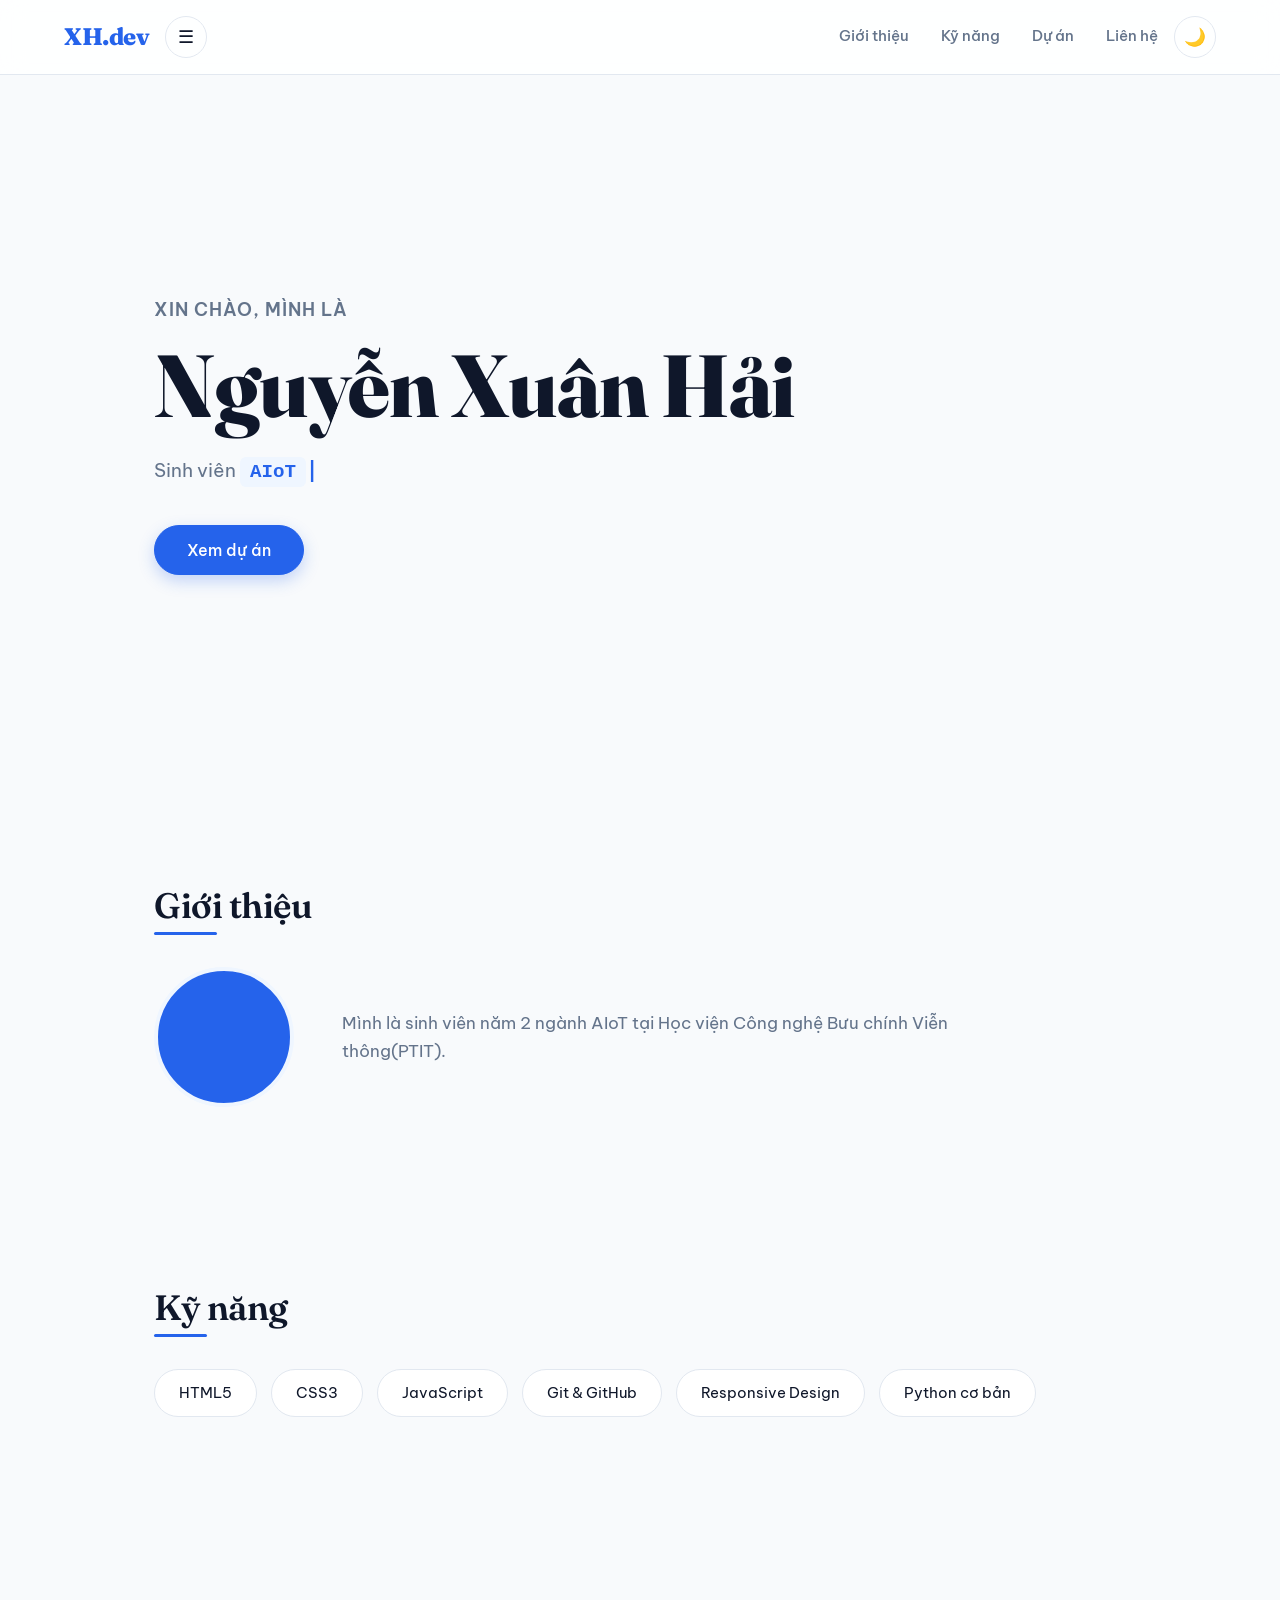
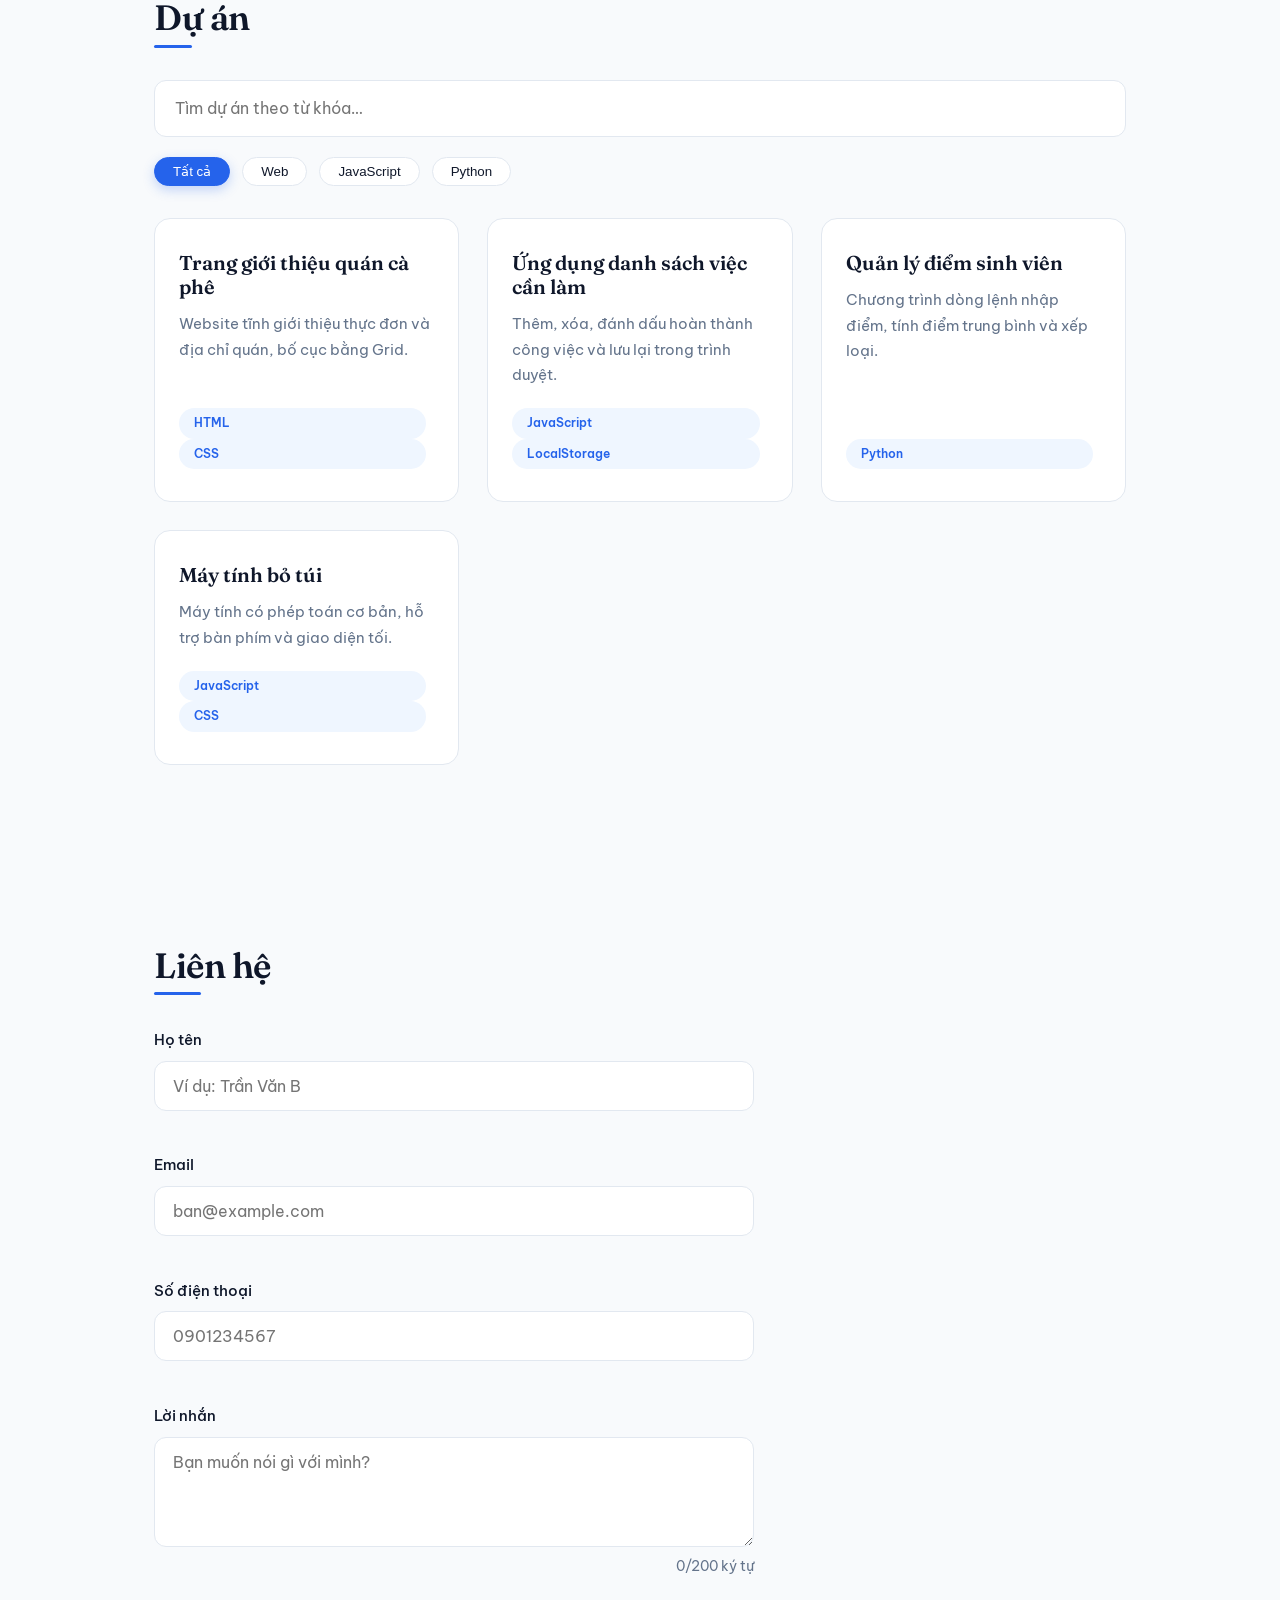
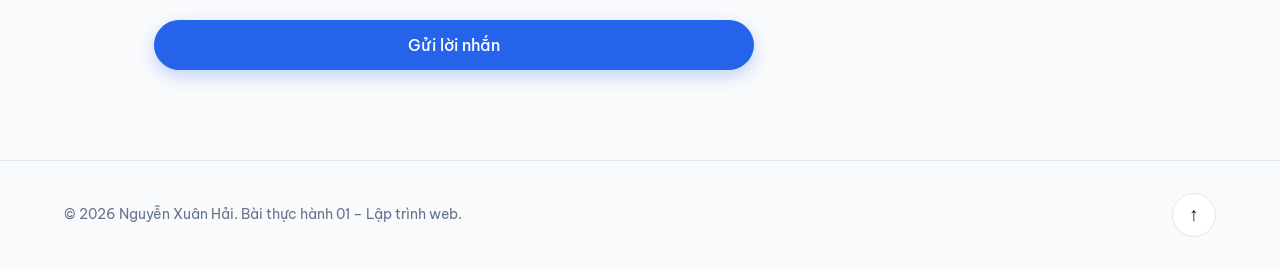
<file: index.html>
<!DOCTYPE html>
<html lang="vi">
<head>
<meta charset="UTF-8">
<meta name="viewport" content="width=device-width, initial-scale=1">
<title>Portfolio – Nguyễn Xuân Hải</title>
<link rel="preconnect" href="https://fonts.googleapis.com">
<link href="https://fonts.googleapis.com/css2?family=Be+Vietnam+Pro:wght@400;600;800&family=Fraunces:wght@600;800&display=swap" rel="stylesheet">
<link rel="stylesheet" href="style.css">
</head>
<body>
<div id="progress"></div>

<header class="header">
  <a href="#home" class="logo">XH.dev</a>
  <button id="menuBtn" class="menu-btn" aria-label="Mở menu" aria-expanded="false">☰</button>
  <nav id="nav" class="nav">
    <a href="#about">Giới thiệu</a>
    <a href="#skills">Kỹ năng</a>
    <a href="#projects">Dự án</a>
    <a href="#contact">Liên hệ</a>
  </nav>
  <button id="themeBtn" class="theme-btn" aria-label="Đổi giao diện sáng/tối">🌙</button>
</header>

<main>
  <section id="home" class="hero">
    <p class="hello">Xin chào, mình là</p>
    <h1>Nguyễn Xuân Hải</h1>
    <p class="typing">Sinh viên <span id="typed"></span><span class="cursor">|</span></p>
    <a href="#projects" class="btn">Xem dự án</a>
  </section>

  <section id="about" class="section reveal">
    <h2>Giới thiệu</h2>
    <div class="about">
      <div class="avatar"></div>
      <p>Mình là sinh viên năm 2 ngành AIoT tại Học viện Công nghệ Bưu chính Viễn thông(PTIT). </p>
    </div>
  </section>

  <section id="skills" class="section reveal">
    <h2>Kỹ năng</h2>
    <ul class="skills">
      <li>HTML5</li><li>CSS3</li><li>JavaScript</li><li>Git &amp; GitHub</li><li>Responsive Design</li><li>Python cơ bản</li>
    </ul>
  </section>

  <section id="projects" class="section reveal">
    <h2>Dự án</h2>
    <input id="search" class="search" type="search" placeholder="Tìm dự án theo từ khóa…" aria-label="Tìm dự án">
    <div class="tags" id="tags">
      <button class="tag active" data-tag="all">Tất cả</button>
      <button class="tag" data-tag="web">Web</button>
      <button class="tag" data-tag="js">JavaScript</button>
      <button class="tag" data-tag="python">Python</button>
    </div>
    <div class="grid" id="grid">
      <article class="card" data-tags="web">
        <h3>Trang giới thiệu quán cà phê</h3>
        <p>Website tĩnh giới thiệu thực đơn và địa chỉ quán, bố cục bằng Grid.</p>
        <span class="chip">HTML</span><span class="chip">CSS</span>
      </article>
      <article class="card" data-tags="web js">
        <h3>Ứng dụng danh sách việc cần làm</h3>
        <p>Thêm, xóa, đánh dấu hoàn thành công việc và lưu lại trong trình duyệt.</p>
        <span class="chip">JavaScript</span><span class="chip">LocalStorage</span>
      </article>
      <article class="card" data-tags="python">
        <h3>Quản lý điểm sinh viên</h3>
        <p>Chương trình dòng lệnh nhập điểm, tính điểm trung bình và xếp loại.</p>
        <span class="chip">Python</span>
      </article>
      <article class="card" data-tags="web js">
        <h3>Máy tính bỏ túi</h3>
        <p>Máy tính có phép toán cơ bản, hỗ trợ bàn phím và giao diện tối.</p>
        <span class="chip">JavaScript</span><span class="chip">CSS</span>
      </article>
    </div>
    <p id="empty" class="empty" hidden>Không tìm thấy dự án phù hợp. Hãy thử từ khóa khác.</p>
  </section>

  <section id="contact" class="section reveal">
    <h2>Liên hệ</h2>
    <form id="form" class="form" novalidate>
      <label>Họ tên
        <input type="text" id="name" placeholder="Ví dụ: Trần Văn B">
        <small class="err" id="nameErr"></small>
      </label>
      <label>Email
        <input type="email" id="email" placeholder="ban@example.com">
        <small class="err" id="emailErr"></small>
      </label>
      <label>Số điện thoại
        <input type="tel" id="phone" placeholder="0901234567">
        <small class="err" id="phoneErr"></small>
      </label>
      <label>Lời nhắn
        <textarea id="msg" rows="4" maxlength="200" placeholder="Bạn muốn nói gì với mình?"></textarea>
        <small class="count"><span id="count">0</span>/200 ký tự</small>
        <small class="err" id="msgErr"></small>
      </label>
      <button type="submit" class="btn">Gửi lời nhắn</button>
      <p id="ok" class="ok" hidden>Đã gửi lời nhắn. Cảm ơn bạn!</p>
    </form>
  </section>
</main>

<footer class="footer">
  <p>© <span id="year"></span> Nguyễn Xuân Hải. Bài thực hành 01 – Lập trình web.</p>
  <button id="topBtn" class="top-btn" aria-label="Lên đầu trang">↑</button>
</footer>

<script src="script.js"></script>
</body>
</html>
</file>
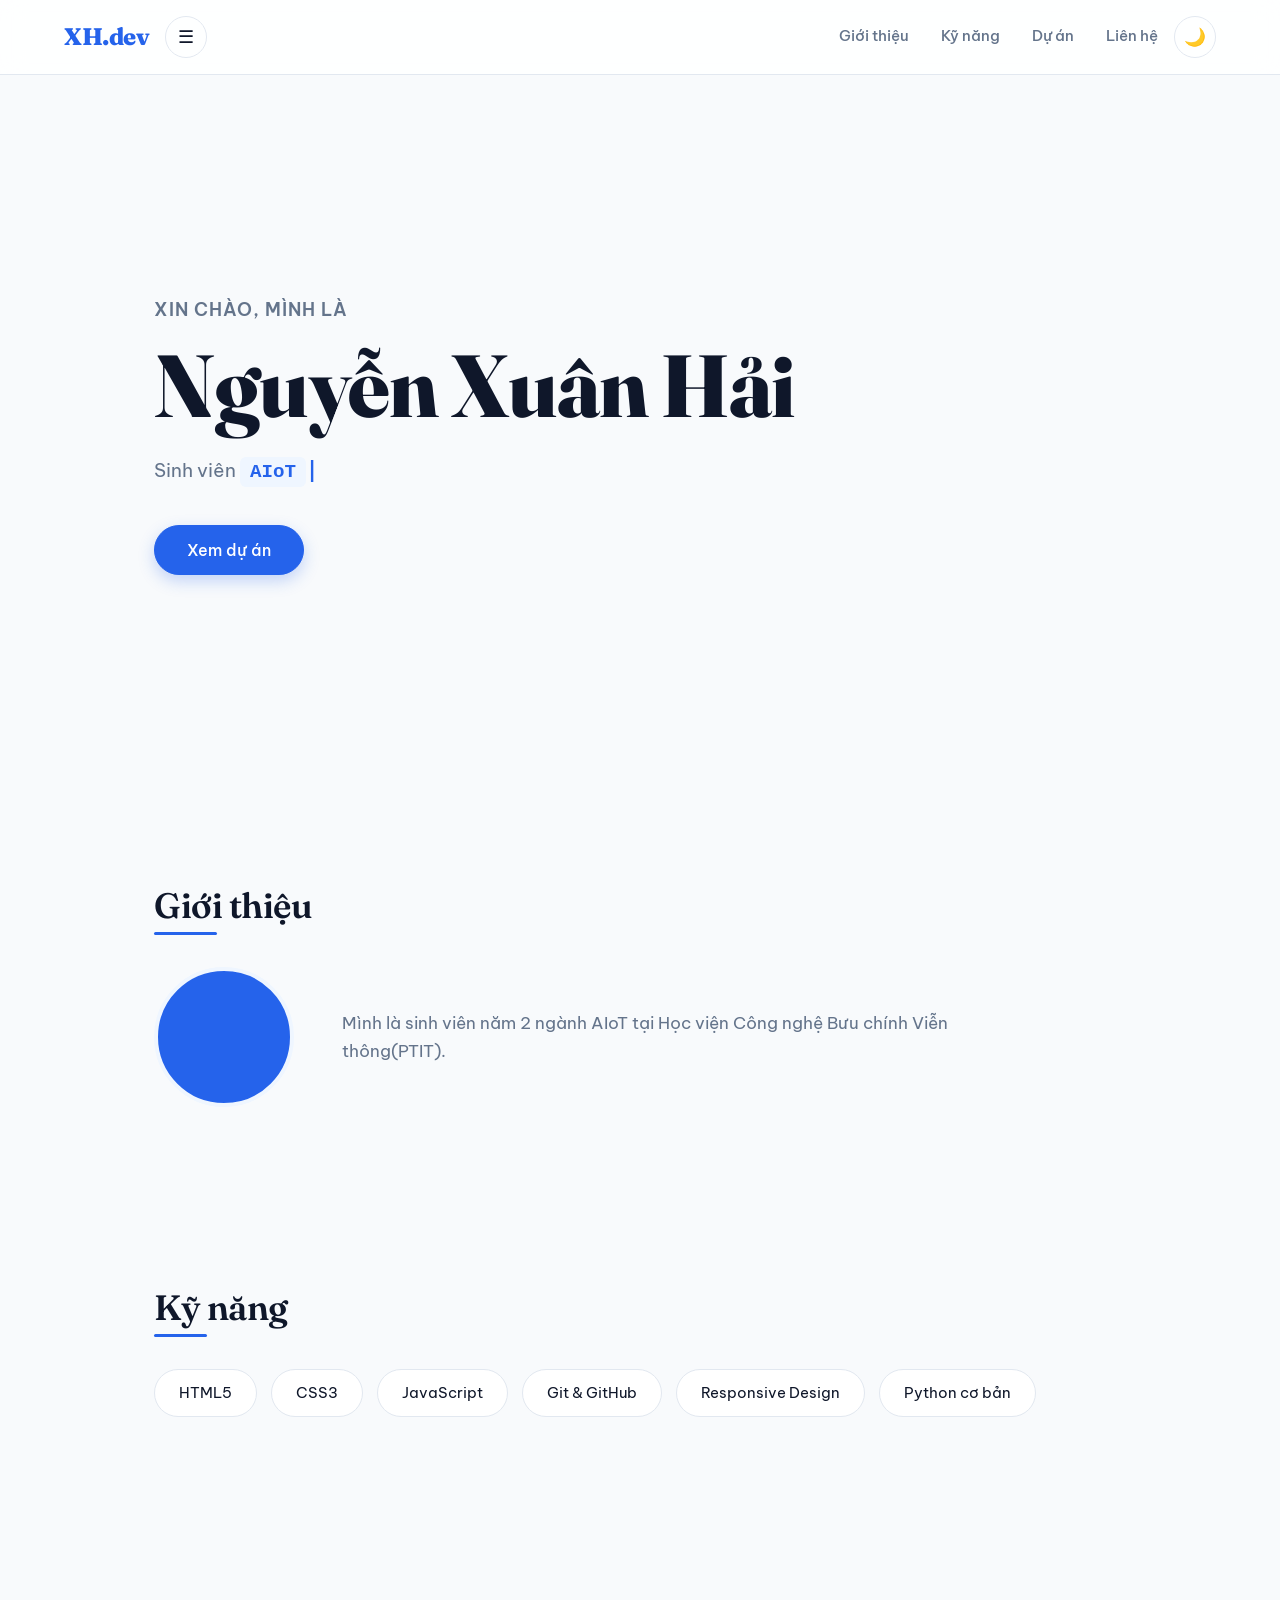
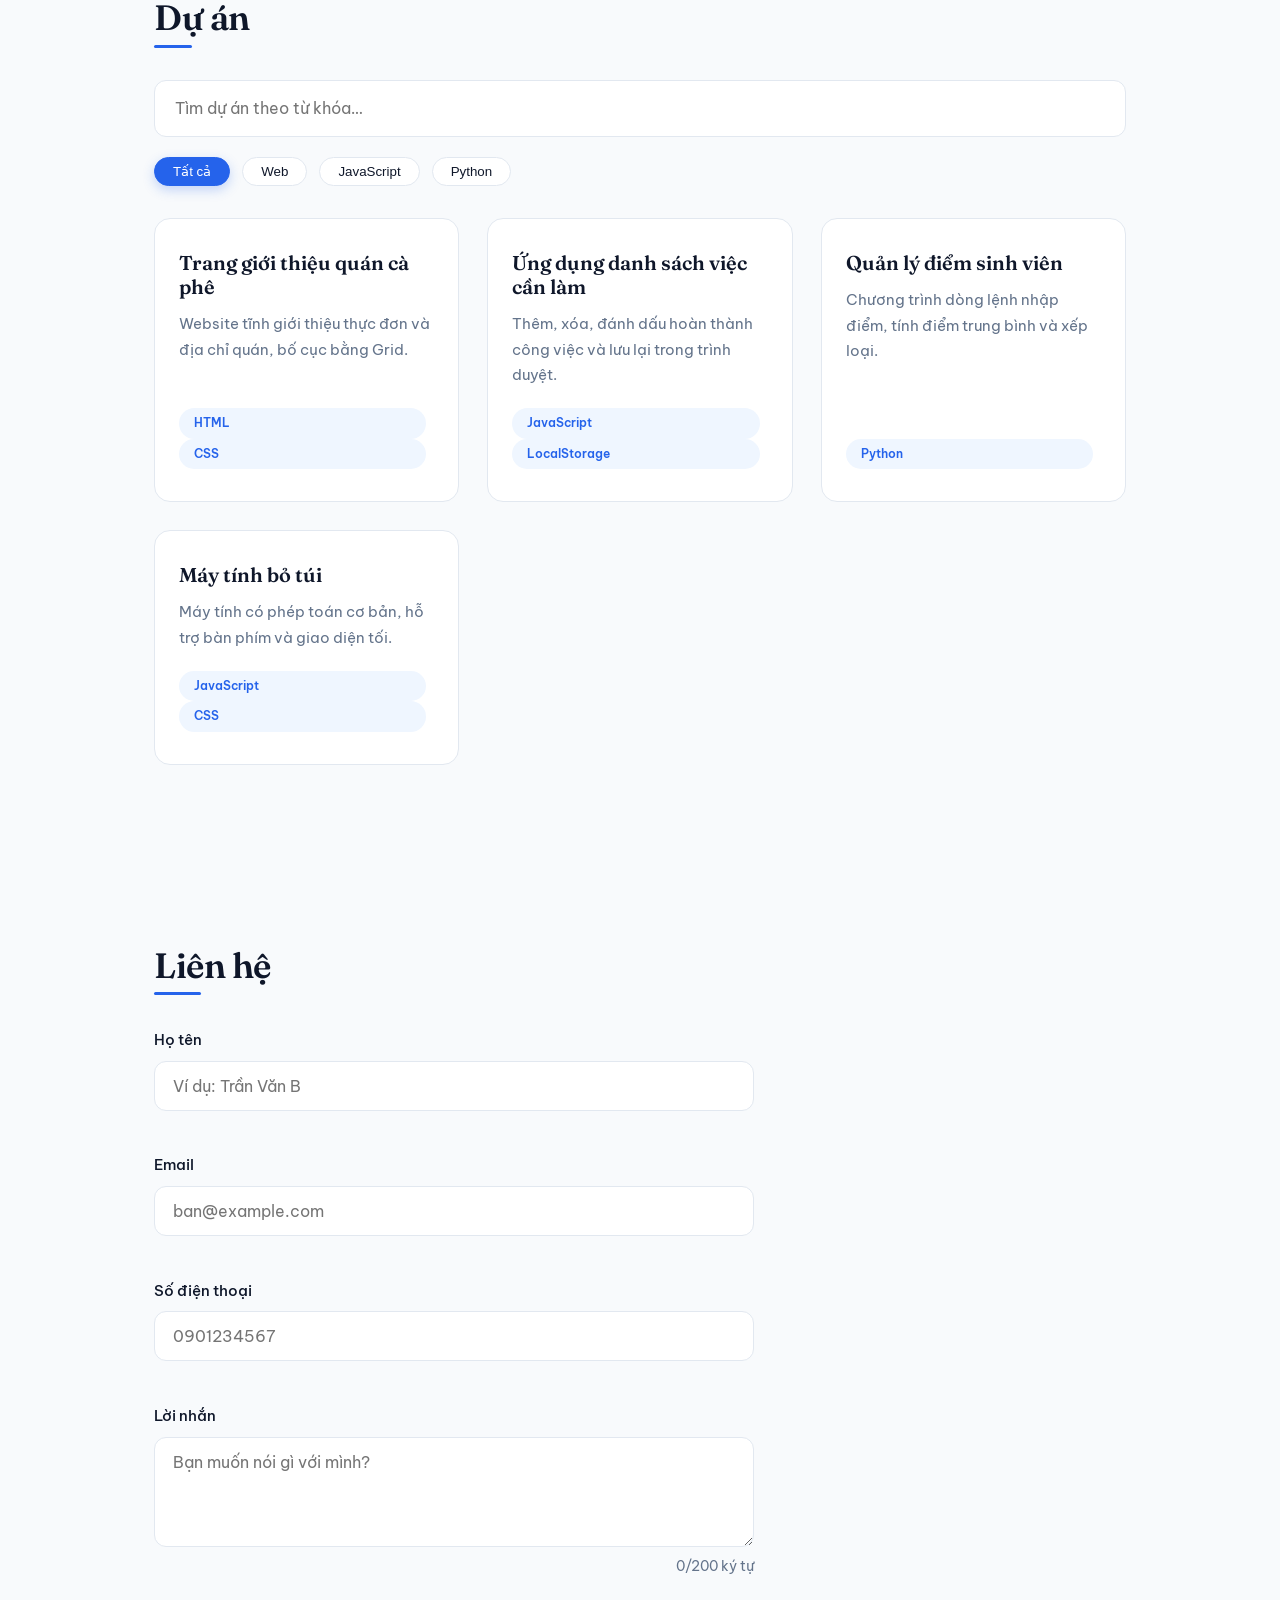
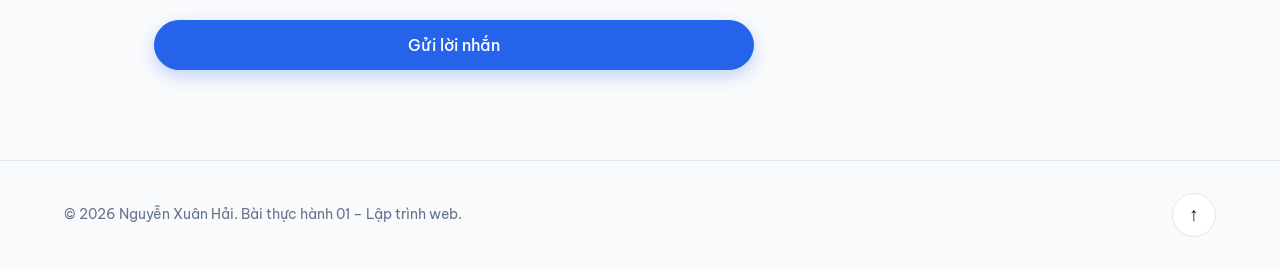
<file: self_introduction.html>
<!DOCTYPE html>
<html lang="vi">
<head>
<meta charset="UTF-8">
<meta name="viewport" content="width=device-width, initial-scale=1">
<title>Portfolio – Nguyễn Xuân Hải</title>
<link rel="preconnect" href="https://fonts.googleapis.com">
<link href="https://fonts.googleapis.com/css2?family=Be+Vietnam+Pro:wght@400;600;800&family=Fraunces:wght@600;800&display=swap" rel="stylesheet">
<link rel="stylesheet" href="style.css">
</head>
<body>
<div id="progress"></div>

<header class="header">
  <a href="#home" class="logo">XH.dev</a>
  <button id="menuBtn" class="menu-btn" aria-label="Mở menu" aria-expanded="false">☰</button>
  <nav id="nav" class="nav">
    <a href="#about">Giới thiệu</a>
    <a href="#skills">Kỹ năng</a>
    <a href="#projects">Dự án</a>
    <a href="#contact">Liên hệ</a>
  </nav>
  <button id="themeBtn" class="theme-btn" aria-label="Đổi giao diện sáng/tối">🌙</button>
</header>

<main>
  <section id="home" class="hero">
    <p class="hello">Xin chào, mình là</p>
    <h1>Nguyễn Xuân Hải</h1>
    <p class="typing">Sinh viên <span id="typed"></span><span class="cursor">|</span></p>
    <a href="#projects" class="btn">Xem dự án</a>
  </section>

  <section id="about" class="section reveal">
    <h2>Giới thiệu</h2>
    <div class="about">
      <div class="avatar"></div>
      <p>Mình là sinh viên năm 2 ngành AIoT tại Học viện Công nghệ Bưu chính Viễn thông(PTIT). </p>
    </div>
  </section>

  <section id="skills" class="section reveal">
    <h2>Kỹ năng</h2>
    <ul class="skills">
      <li>HTML5</li><li>CSS3</li><li>JavaScript</li><li>Git &amp; GitHub</li><li>Responsive Design</li><li>Python cơ bản</li>
    </ul>
  </section>

  <section id="projects" class="section reveal">
    <h2>Dự án</h2>
    <input id="search" class="search" type="search" placeholder="Tìm dự án theo từ khóa…" aria-label="Tìm dự án">
    <div class="tags" id="tags">
      <button class="tag active" data-tag="all">Tất cả</button>
      <button class="tag" data-tag="web">Web</button>
      <button class="tag" data-tag="js">JavaScript</button>
      <button class="tag" data-tag="python">Python</button>
    </div>
    <div class="grid" id="grid">
      <article class="card" data-tags="web">
        <h3>Trang giới thiệu quán cà phê</h3>
        <p>Website tĩnh giới thiệu thực đơn và địa chỉ quán, bố cục bằng Grid.</p>
        <span class="chip">HTML</span><span class="chip">CSS</span>
      </article>
      <article class="card" data-tags="web js">
        <h3>Ứng dụng danh sách việc cần làm</h3>
        <p>Thêm, xóa, đánh dấu hoàn thành công việc và lưu lại trong trình duyệt.</p>
        <span class="chip">JavaScript</span><span class="chip">LocalStorage</span>
      </article>
      <article class="card" data-tags="python">
        <h3>Quản lý điểm sinh viên</h3>
        <p>Chương trình dòng lệnh nhập điểm, tính điểm trung bình và xếp loại.</p>
        <span class="chip">Python</span>
      </article>
      <article class="card" data-tags="web js">
        <h3>Máy tính bỏ túi</h3>
        <p>Máy tính có phép toán cơ bản, hỗ trợ bàn phím và giao diện tối.</p>
        <span class="chip">JavaScript</span><span class="chip">CSS</span>
      </article>
    </div>
    <p id="empty" class="empty" hidden>Không tìm thấy dự án phù hợp. Hãy thử từ khóa khác.</p>
  </section>

  <section id="contact" class="section reveal">
    <h2>Liên hệ</h2>
    <form id="form" class="form" novalidate>
      <label>Họ tên
        <input type="text" id="name" placeholder="Ví dụ: Trần Văn B">
        <small class="err" id="nameErr"></small>
      </label>
      <label>Email
        <input type="email" id="email" placeholder="ban@example.com">
        <small class="err" id="emailErr"></small>
      </label>
      <label>Số điện thoại
        <input type="tel" id="phone" placeholder="0901234567">
        <small class="err" id="phoneErr"></small>
      </label>
      <label>Lời nhắn
        <textarea id="msg" rows="4" maxlength="200" placeholder="Bạn muốn nói gì với mình?"></textarea>
        <small class="count"><span id="count">0</span>/200 ký tự</small>
        <small class="err" id="msgErr"></small>
      </label>
      <button type="submit" class="btn">Gửi lời nhắn</button>
      <p id="ok" class="ok" hidden>Đã gửi lời nhắn. Cảm ơn bạn!</p>
    </form>
  </section>
</main>

<footer class="footer">
  <p>© <span id="year"></span> Nguyễn Xuân Hải. Bài thực hành 01 – Lập trình web.</p>
  <button id="topBtn" class="top-btn" aria-label="Lên đầu trang">↑</button>
</footer>

<script src="script.js"></script>
</body>
</html>
</file>
<file: style.css>
:root {
  /* Ocean Tech - Chế độ Sáng */
  --bg: #f8fafc; 
  --surface: #ffffff; 
  --text: #0f172a; 
  --muted: #64748b;
  --accent: #2563eb; 
  --accent-2: #eff6ff; 
  --border: #e2e8f0; 
  --err: #ef4444; 
  --ok: #10b981;
  --glass: rgba(255, 255, 255, 0.85);
}
:root[data-theme="dark"] {
  /* Ocean Tech - Chế độ Tối */
  --bg: #0f172a; 
  --surface: #1e293b; 
  --text: #f8fafc; 
  --muted: #94a3b8;
  --accent: #3b82f6; 
  --accent-2: #1e3a8a; 
  --border: #334155; 
  --err: #f87171; 
  --ok: #34d399;
  --glass: rgba(15, 23, 42, 0.85);
}

* { box-sizing: border-box; margin: 0; padding: 0; }
html { scroll-behavior: smooth; scroll-padding-top: 80px; }
body { font-family: 'Be Vietnam Pro', system-ui, sans-serif; background: var(--bg); color: var(--text); line-height: 1.7; transition: background 0.4s ease, color 0.4s ease; }
h1, h2, h3 { font-family: 'Fraunces', Georgia, serif; line-height: 1.2; font-weight: 600; }
a { color: inherit; text-decoration: none; }
:focus-visible { outline: 2px solid var(--muted); outline-offset: 3px; }

#progress { position: fixed; top: 0; left: 0; height: 3px; width: 0; background: var(--accent); z-index: 100; transition: width 0.1s; }

/* Header – Glassmorphism */
.header { position: sticky; top: 0; z-index: 50; display: flex; align-items: center; justify-content: space-between; gap: 16px; padding: 16px 5%; background: var(--glass); backdrop-filter: blur(12px); -webkit-backdrop-filter: blur(12px); border-bottom: 1px solid var(--border); }
.logo { font-family: 'Fraunces', serif; font-weight: 800; font-size: 1.5rem; color: var(--accent); letter-spacing: -0.5px; }
.nav { display: flex; gap: 32px; margin-left: auto; }
.nav a { padding: 4px 0; border-bottom: 2px solid transparent; color: var(--muted); transition: 0.3s; font-weight: 500; font-size: 0.95rem; }
.nav a:hover, .nav a.active { border-color: var(--accent); color: var(--accent); }
.menu-btn { display: none; }
.menu-btn, .theme-btn { background: transparent; border: 1px solid var(--border); color: var(--text); border-radius: 50%; width: 42px; height: 42px; font-size: 1.1rem; cursor: pointer; transition: 0.3s; display: grid; place-items: center; }
.menu-btn:hover, .theme-btn:hover { background: var(--accent-2); color: var(--accent); border-color: var(--accent-2); }

/* Hero */
.hero { min-height: 80vh; display: flex; flex-direction: column; justify-content: center; padding: 80px 5%; max-width: 1100px; margin: auto; }
.hello { color: var(--muted); font-size: 1.1rem; letter-spacing: 1px; text-transform: uppercase; font-weight: 600; margin-bottom: 8px; }
.hero h1 { font-size: clamp(3rem, 8vw, 5.5rem); font-weight: 800; margin: 0 0 16px; letter-spacing: -1.5px; color: var(--text); }
.typing { font-size: 1.2rem; margin-bottom: 36px; color: var(--muted); }
#typed { font-family: 'Consolas', 'Courier New', monospace; color: var(--accent); background: var(--accent-2); padding: 4px 10px; border-radius: 6px; font-weight: 600; }
.cursor { animation: blink 1s steps(1) infinite; color: var(--accent); font-weight: bold; margin-left: 2px; }
@keyframes blink { 50% { opacity: 0; } }
.btn { align-self: flex-start; display: inline-block; background: var(--accent); color: #ffffff; border: 1px solid var(--accent); padding: 14px 32px; border-radius: 30px; font: 500 1rem 'Be Vietnam Pro', sans-serif; cursor: pointer; transition: 0.3s ease; box-shadow: 0 6px 16px rgba(37, 99, 235, 0.25); }
.btn:hover { background: transparent; color: var(--accent); transform: translateY(-2px); box-shadow: none; }

/* Sections */
.section { max-width: 1100px; margin: auto; padding: 90px 5%; }
.section h2 { font-size: 2.2rem; margin-bottom: 40px; letter-spacing: -0.5px; position: relative; display: inline-block; }
.section h2::after { content: ""; position: absolute; bottom: -8px; left: 0; width: 40%; height: 3px; background: var(--accent); border-radius: 2px;}
.reveal { opacity: 0; transform: translateY(20px); transition: opacity 0.8s ease-out, transform 0.8s ease-out; }
.reveal.show { opacity: 1; transform: none; }

.about { display: flex; gap: 48px; align-items: center; }
.avatar { flex: 0 0 140px; height: 140px; border-radius: 50%; background: var(--accent); color: #ffffff; display: grid; place-items: center; font: 600 3rem 'Fraunces', serif; border: 4px solid var(--accent-2); }
.about p { max-width: 60ch; color: var(--muted); font-size: 1.05rem; }

.skills { list-style: none; display: flex; flex-wrap: wrap; gap: 14px; }
.skills li { background: var(--surface); border: 1px solid var(--border); color: var(--text); padding: 10px 24px; border-radius: 30px; font-size: 0.95rem; transition: 0.3s; }
.skills li:hover { border-color: var(--accent); color: #ffffff; background: var(--accent); transform: translateY(-2px); box-shadow: 0 4px 12px rgba(37, 99, 235, 0.2); }

/* Projects */
.search { width: 100%; padding: 14px 20px; border: 1px solid var(--border); border-radius: 12px; background: var(--surface); color: var(--text); font: inherit; margin-bottom: 20px; transition: 0.3s; }
.search:focus { border-color: var(--accent); outline: none; box-shadow: 0 0 0 3px var(--accent-2); }
.tags { display: flex; flex-wrap: wrap; gap: 12px; margin-bottom: 32px; }
.tag { background: var(--surface); color: var(--text); border: 1px solid var(--border); padding: 6px 18px; border-radius: 30px; font: 500 0.95rem inherit; cursor: pointer; transition: 0.3s; }
.tag:hover { border-color: var(--accent); color: var(--accent); }
.tag.active { background: var(--accent); color: #ffffff; border-color: var(--accent); box-shadow: 0 4px 12px rgba(37, 99, 235, 0.25); }

.grid { display: grid; grid-template-columns: repeat(3, 1fr); gap: 28px; }
.card { background: var(--surface); border: 1px solid var(--border); border-radius: 16px; padding: 32px 24px; transition: transform 0.4s ease, box-shadow 0.4s ease; display: flex; flex-direction: column; }
.card:hover { transform: translateY(-6px); box-shadow: 0 20px 40px -15px rgba(37, 99, 235, 0.15); border-color: var(--accent-2); }
.card h3 { font-size: 1.25rem; margin-bottom: 12px; }
.card p { color: var(--muted); margin-bottom: 20px; font-size: 0.95rem; flex-grow: 1; }
.chip { display: inline-block; background: var(--accent-2); border: 1px solid transparent; color: var(--accent); padding: 4px 14px; border-radius: 20px; font-size: 0.75rem; margin-right: 8px; font-weight: 600; }
.card.hide { display: none; }
.empty { color: var(--muted); padding: 20px 0; font-style: italic; }

/* Form */
.form { display: grid; gap: 24px; max-width: 600px; }
.form label { display: grid; gap: 8px; font-weight: 500; font-size: 0.95rem; color: var(--text); }
.form input, .form textarea { padding: 14px 18px; border: 1px solid var(--border); border-radius: 12px; background: var(--surface); color: var(--text); font: 400 1rem 'Be Vietnam Pro', sans-serif; transition: 0.3s; }
.form input:focus, .form textarea:focus { border-color: var(--accent); outline: none; box-shadow: 0 0 0 3px var(--accent-2); }
.form .invalid { border-color: var(--err); box-shadow: none; }
.err { color: var(--err); font-weight: 400; font-size: 0.85rem; min-height: 1em; margin-top: -4px; }
.count { color: var(--muted); font-weight: 400; font-size: 0.85rem; text-align: right; }
.ok { color: var(--ok); font-weight: 500; padding: 12px; border: 1px solid var(--ok); border-radius: 8px; text-align: center; background: rgba(16, 185, 129, 0.1); }

/* Footer */
.footer { display: flex; justify-content: space-between; align-items: center; gap: 16px; padding: 32px 5%; border-top: 1px solid var(--border); background: var(--bg); color: var(--muted); font-size: 0.9rem; }
.top-btn { width: 44px; height: 44px; border-radius: 50%; border: 1px solid var(--border); background: var(--surface); color: var(--text); font-size: 1.2rem; cursor: pointer; transition: 0.3s; display: grid; place-items: center; }
.top-btn:hover { background: var(--accent); color: #ffffff; transform: translateY(-4px); border-color: var(--accent); box-shadow: 0 4px 12px rgba(37, 99, 235, 0.3); }

/* Tùy chỉnh thanh cuộn siêu mỏng */
::-webkit-scrollbar { width: 6px; }
::-webkit-scrollbar-track { background: var(--bg); }
::-webkit-scrollbar-thumb { background: var(--muted); border-radius: 10px; }
::-webkit-scrollbar-thumb:hover { background: var(--accent); }

/* Responsive */
@media (max-width: 1024px) {
  .grid { grid-template-columns: repeat(2, 1fr); }
  .nav { gap: 20px; }
  .section { padding: 70px 5%; }
}
@media (max-width: 640px) {
  .menu-btn { display: grid; margin-left: auto; }
  .nav { display: none; position: absolute; top: 100%; left: 0; right: 0; flex-direction: column; gap: 0; background: var(--surface); border-bottom: 1px solid var(--border); padding: 10px 0; box-shadow: 0 10px 20px rgba(0,0,0,0.05); }
  .nav.open { display: flex; }
  .nav a { padding: 16px 5%; border-bottom: none; color: var(--text); }
  .nav a:hover { background: var(--accent-2); color: var(--accent); }
  .grid { grid-template-columns: 1fr; }
  .about { flex-direction: column; text-align: center; gap: 32px; }
  .hero { text-align: center; align-items: center; }
  .section h2::after { left: 30%; width: 40%; }
  .footer { flex-direction: column; text-align: center; gap: 24px; }
}
@media (prefers-reduced-motion: reduce) {
  * { animation: none !important; transition: none !important; scroll-behavior: auto !important; }
  .reveal { opacity: 1; transform: none; }
}
</file>
